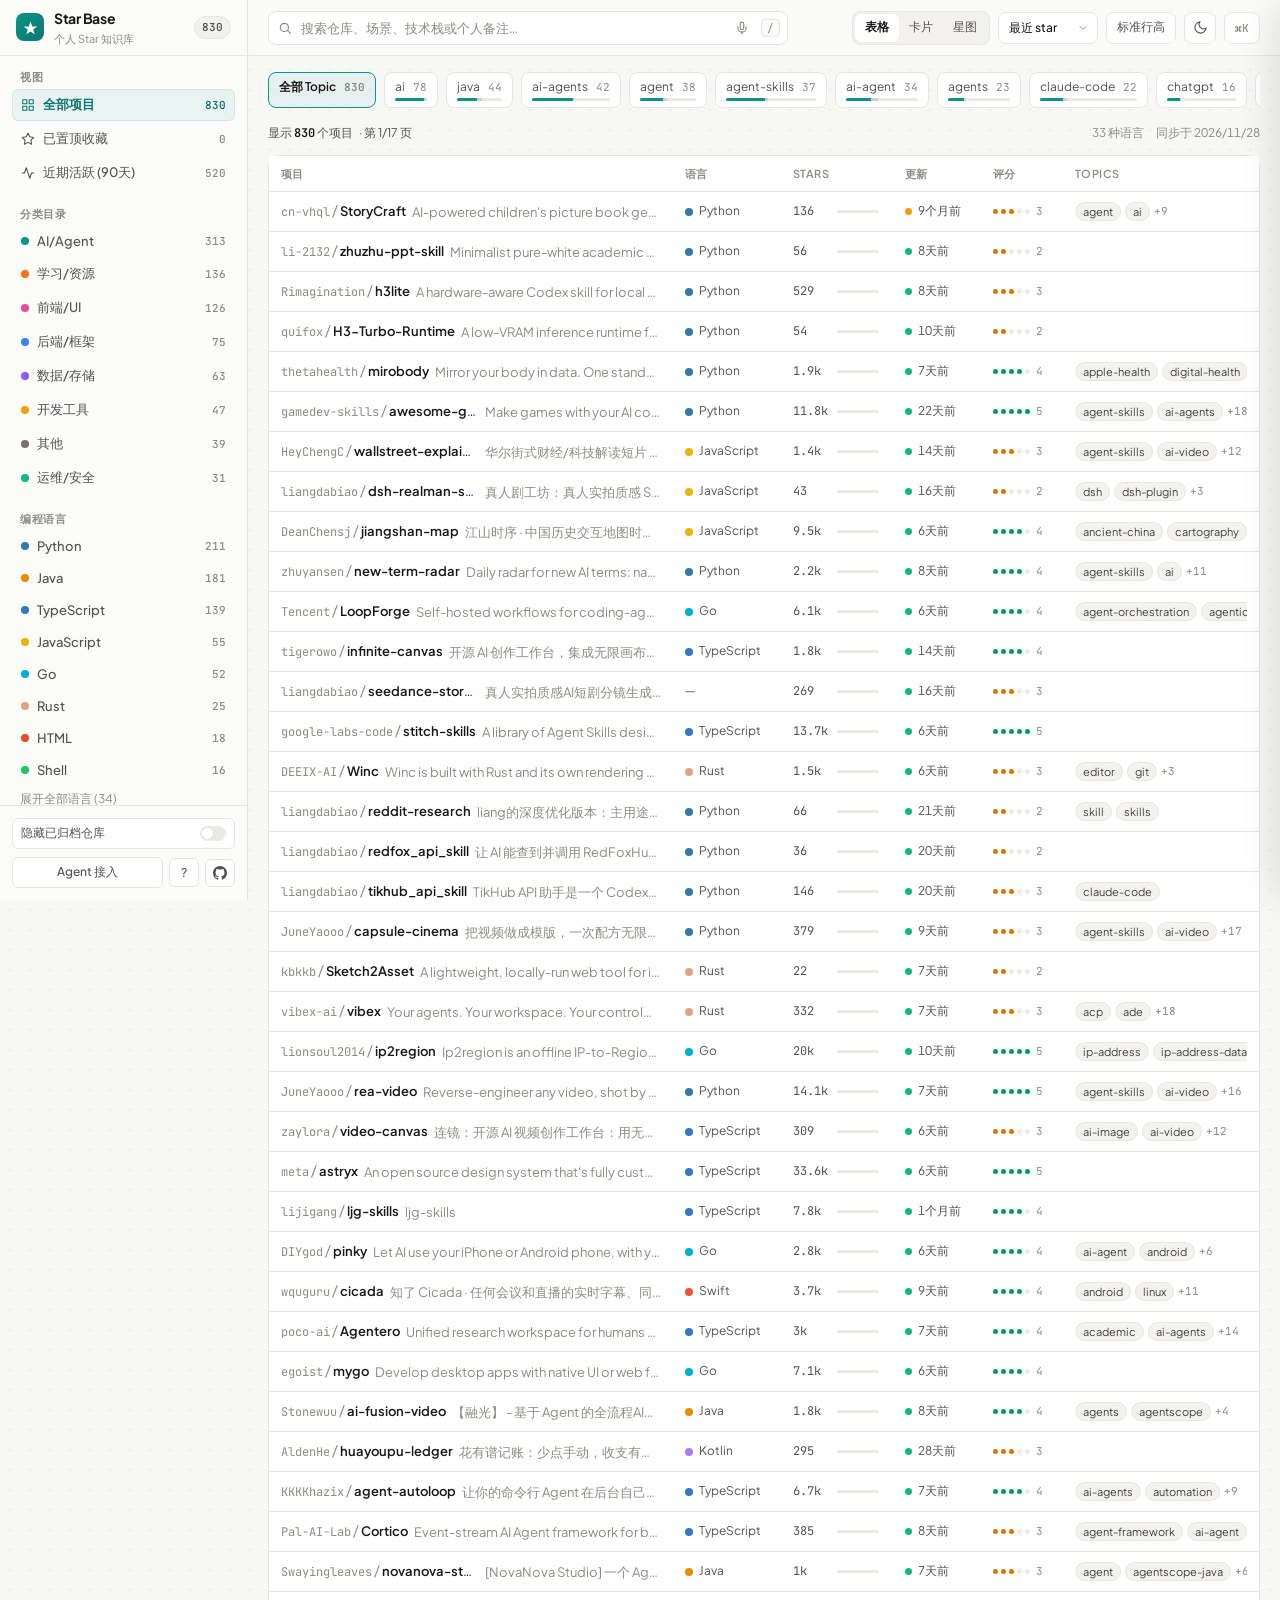
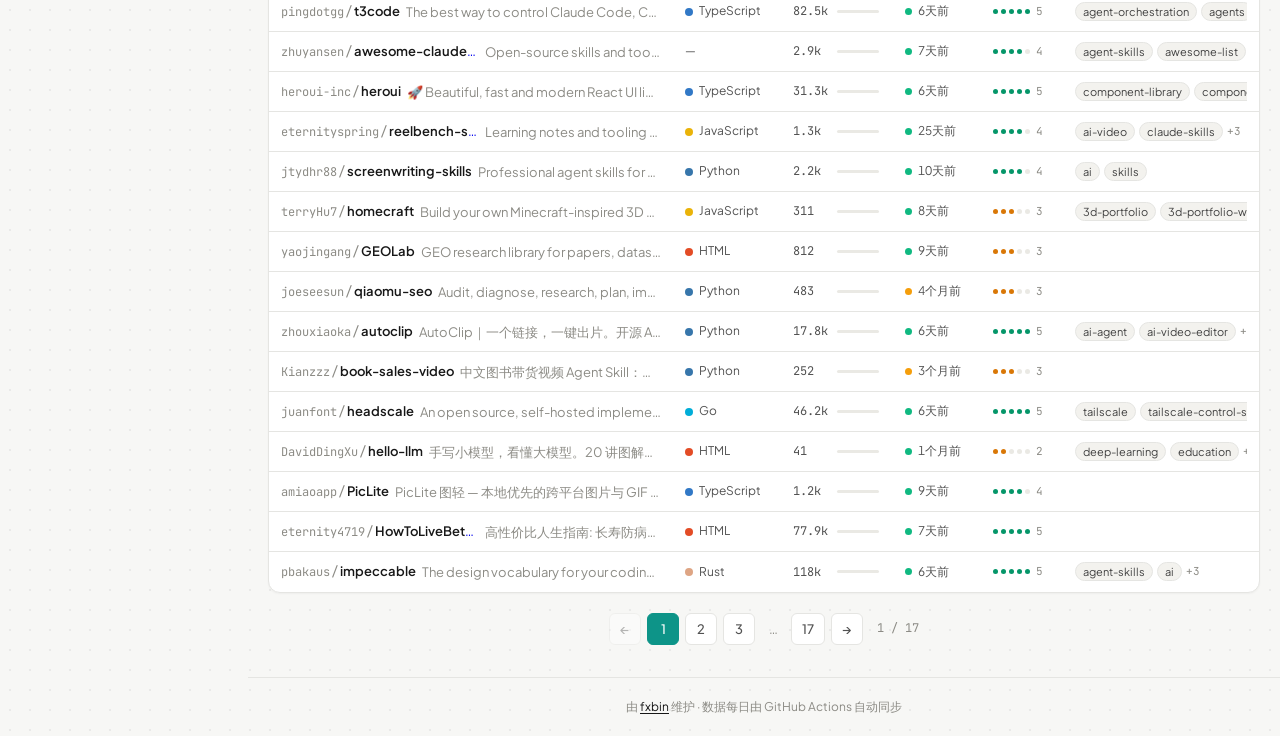
<file: index.html>
<!DOCTYPE html>
<html lang="zh-CN" data-theme="light" data-density="standard">
<head>
    <meta charset="UTF-8">
    <meta name="viewport" content="width=device-width, initial-scale=1.0">
    <meta http-equiv="Cache-Control" content="no-cache, no-store, must-revalidate">
    <meta http-equiv="Pragma" content="no-cache">
    <meta http-equiv="Expires" content="0">
    <title>Star Knowledge Base</title>
    <link rel="preconnect" href="https://fonts.googleapis.com">
    <link rel="preconnect" href="https://fonts.gstatic.com" crossorigin>
    <link href="https://fonts.googleapis.com/css2?family=JetBrains+Mono:wght@400;500;600&family=Plus+Jakarta+Sans:wght@400;500;600;700&display=swap" rel="stylesheet">
    <script>
        (function () {
            try {
                var savedTheme = localStorage.getItem('skb_theme_v1');
                var prefersDark = window.matchMedia && window.matchMedia('(prefers-color-scheme: dark)').matches;
                var theme = savedTheme === 'dark' || savedTheme === 'light' ? savedTheme : (prefersDark ? 'dark' : 'light');
                document.documentElement.dataset.theme = theme;
                var savedDensity = localStorage.getItem('skb_density_v1');
                document.documentElement.dataset.density = savedDensity === 'compact' ? 'compact' : 'standard';
            } catch (e) {}
        })();
    </script>
    <link rel="stylesheet" href="./styles.css">
</head>
<body>
    <div class="app-shell">
        <div class="sidebar-backdrop" id="sidebarBackdrop"></div>

        <!-- 左侧目录侧边栏（DesignBookmark + Fabric 风格） -->
        <aside class="sidebar" id="sidebar" aria-label="知识库导航">
            <div class="sidebar-header">
                <div class="sidebar-brand">
                    <div class="brand-logo" aria-hidden="true">
                        <svg width="15" height="15" viewBox="0 0 24 24" fill="currentColor"><path d="M12 2.5l2.7 7.7 8.1.1-6.5 4.8 2.4 7.7L12 18.3 5.3 22.8l2.4-7.7-6.5-4.8 8.1-.1z"/></svg>
                    </div>
                    <div class="brand-text">
                        <div class="brand-title">Star Base</div>
                        <div class="brand-sub">个人 Star 知识库</div>
                    </div>
                </div>
                <span class="sidebar-total-pill" id="totalCount">-</span>
            </div>

            <div class="sidebar-scroll">
                <section>
                    <div class="sidebar-section-title">视图</div>
                    <div class="sidebar-nav-list">
                        <button type="button" class="sidebar-item active" id="navAllBtn">
                            <span class="sidebar-item-left">
                                <svg width="14" height="14" viewBox="0 0 24 24" fill="none" stroke="currentColor" stroke-width="1.8" stroke-linecap="round" stroke-linejoin="round"><rect x="3" y="3" width="7" height="7"></rect><rect x="14" y="3" width="7" height="7"></rect><rect x="14" y="14" width="7" height="7"></rect><rect x="3" y="14" width="7" height="7"></rect></svg>
                                <span class="sidebar-item-label">全部项目</span>
                            </span>
                            <span class="sidebar-item-count" id="navAllCount">0</span>
                        </button>
                        <button type="button" class="sidebar-item" id="navPinnedBtn">
                            <span class="sidebar-item-left">
                                <svg width="14" height="14" viewBox="0 0 24 24" fill="none" stroke="currentColor" stroke-width="1.8" stroke-linecap="round" stroke-linejoin="round"><polygon points="12 2 15.09 8.26 22 9.27 17 14.14 18.18 21.02 12 17.77 5.82 21.02 7 14.14 2 9.27 8.91 8.26 12 2"></polygon></svg>
                                <span class="sidebar-item-label">已置顶收藏</span>
                            </span>
                            <span class="sidebar-item-count" id="navPinnedCount">0</span>
                        </button>
                        <button type="button" class="sidebar-item" id="navRecentActiveBtn">
                            <span class="sidebar-item-left">
                                <svg width="14" height="14" viewBox="0 0 24 24" fill="none" stroke="currentColor" stroke-width="1.8" stroke-linecap="round" stroke-linejoin="round"><polyline points="22 12 18 12 15 21 9 3 6 12 2 12"></polyline></svg>
                                <span class="sidebar-item-label">近期活跃 (90天)</span>
                            </span>
                            <span class="sidebar-item-count" id="navRecentCount">0</span>
                        </button>
                    </div>
                </section>

                <section id="sidebarCategoriesSection" style="display:none;">
                    <div class="sidebar-section-title">分类目录</div>
                    <div class="sidebar-nav-list" id="sidebarCategoriesList"></div>
                </section>

                <section>
                    <div class="sidebar-section-title">编程语言</div>
                    <div class="sidebar-nav-list" id="sidebarLanguagesList"></div>
                    <button type="button" class="sidebar-expand-btn" id="sidebarLangExpandBtn" style="display:none;"></button>
                </section>
            </div>

            <div class="sidebar-footer">
                <button type="button" class="sidebar-switch" id="hideArchivedBtn" style="display:none;" aria-pressed="false">
                    <span>隐藏已归档仓库</span>
                    <span class="switch-pill" aria-hidden="true"></span>
                </button>
                <div class="sidebar-links-row">
                    <button type="button" class="sidebar-tool-btn" id="accessButton" title="查看 Agent / MCP 接入方式">
                        Agent 接入
                    </button>
                    <button type="button" class="sidebar-tool-btn icon-square" id="shortcutsButton" title="快捷键速查 (?)" aria-label="快捷键速查">
                        ?
                    </button>
                    <a class="sidebar-tool-btn icon-square" id="repoLink" href="https://github.com/fxbin/star-knowledge-base" target="_blank" rel="noopener" title="查看项目源码" aria-label="GitHub 仓库">
                        <svg width="14" height="14" viewBox="0 0 16 16" fill="currentColor" aria-hidden="true"><path d="M8 0C3.58 0 0 3.58 0 8c0 3.54 2.29 6.53 5.47 7.59.4.07.55-.17.55-.38 0-.19-.01-.82-.01-1.49-2.01.37-2.53-.49-2.69-.94-.09-.23-.48-.94-.82-1.13-.28-.15-.68-.52-.01-.53.63-.01 1.08.58 1.23.82.72 1.21 1.87.87 2.33.66.07-.52.28-.87.51-1.07-1.78-.2-3.64-.89-3.64-3.95 0-.87.31-1.59.82-2.15-.08-.2-.36-1.02.08-2.12 0 0 .67-.21 2.2.82.64-.18 1.32-.27 2-.27.68 0 1.36.09 2 .27 1.53-1.04 2.2-.82 2.2-.82.44 1.1.16 1.92.08 2.12.51.56.82 1.27.82 2.15 0 3.07-1.87 3.75-3.65 3.95.29.25.54.73.54 1.48 0 1.07-.01 1.93-.01 2.2 0 .21.15.46.55.38A8.012 8.012 0 0 0 16 8c0-4.42-3.58-8-8-8z"></path></svg>
                    </a>
                </div>
            </div>
        </aside>

        <!-- 右侧主工作区 -->
        <div class="workspace">
            <!-- 粘性顶部命令栏 -->
            <header class="topbar">
                <button type="button" class="sidebar-toggle-btn" id="sidebarToggleBtn" aria-label="打开导航菜单">
                    <svg width="16" height="16" viewBox="0 0 24 24" fill="none" stroke="currentColor" stroke-width="2" stroke-linecap="round"><line x1="3" y1="6" x2="21" y2="6"></line><line x1="3" y1="12" x2="21" y2="12"></line><line x1="3" y1="18" x2="21" y2="18"></line></svg>
                </button>

                <div class="search-input-wrapper">
                    <span class="search-icon" aria-hidden="true">
                        <svg width="14" height="14" viewBox="0 0 24 24" fill="none" stroke="currentColor" stroke-width="2" stroke-linecap="round"><circle cx="11" cy="11" r="7"></circle><line x1="16.5" y1="16.5" x2="21" y2="21"></line></svg>
                    </span>
                    <input
                        type="text"
                        id="searchInput"
                        class="search-input"
                        placeholder="搜索仓库、场景、技术栈或个人备注…"
                        autocomplete="off"
                    >
                    <button type="button" class="search-clear-btn" id="searchClearBtn" aria-label="清除搜索">×</button>
                    <button type="button" class="voice-btn" id="voiceBtn" title="语音搜索" aria-label="语音搜索" style="display:none;">
                        <svg width="14" height="14" viewBox="0 0 24 24" fill="none" stroke="currentColor" stroke-width="2" stroke-linecap="round" stroke-linejoin="round"><path d="M12 2a3 3 0 0 0-3 3v7a3 3 0 0 0 6 0V5a3 3 0 0 0-3-3z"></path><path d="M19 10v2a7 7 0 0 1-14 0v-2"></path><line x1="12" y1="19" x2="12" y2="22"></line></svg>
                    </button>
                    <span class="search-kbd" aria-hidden="true">/</span>
                </div>

                <div class="topbar-controls">
                    <div class="view-toggle" role="group" aria-label="视图切换">
                        <button type="button" class="view-toggle-btn active" id="viewTableBtn" title="高密度表格视图">表格</button>
                        <button type="button" class="view-toggle-btn" id="viewCardsBtn" title="卡片画廊视图">卡片</button>
                        <button type="button" class="view-toggle-btn" id="viewZoomBtn" title="语义星图视图">星图</button>
                    </div>

                    <select id="sortSelect" class="filter-select" aria-label="排序方式">
                        <option value="starred_at:desc">最近 star</option>
                        <option value="relevance:desc">匹配相关度</option>
                        <option value="stargazers_count:desc">Star 数</option>
                        <option value="pushed_at:desc">最近更新</option>
                        <option value="quality_score:desc">质量评分</option>
                        <option value="full_name:asc">名称 A-Z</option>
                    </select>

                    <button type="button" class="topbar-btn" id="densityToggleBtn" title="切换表格密度（标准 / 紧凑）">
                        标准行高
                    </button>

                    <button type="button" class="topbar-btn icon-only" id="themeToggleBtn" title="切换深浅色主题" aria-label="切换主题">
                        <svg width="15" height="15" viewBox="0 0 24 24" fill="none" stroke="currentColor" stroke-width="1.8" stroke-linecap="round" stroke-linejoin="round"><path d="M21 12.79A9 9 0 1 1 11.21 3 7 7 0 0 0 21 12.79z"></path></svg>
                    </button>

                    <button type="button" class="topbar-btn" id="paletteTriggerBtn" title="打开命令面板 (⌘K / Ctrl+K)">
                        <span class="kbd-inline">⌘K</span>
                    </button>
                </div>
            </header>

            <main class="main-stage">
                <!-- 自上次访问以来的变化 -->
                <div class="whats-new" id="whatsNew" style="display:none;">
                    <svg class="whats-new-icon" viewBox="0 0 24 24" fill="none" stroke="currentColor" stroke-width="2" stroke-linecap="round" stroke-linejoin="round" aria-hidden="true"><path d="M13 2L3 14h9l-1 8 10-12h-9l1-8z"></path></svg>
                    <div class="whats-new-body" id="whatsNewBody"></div>
                    <button class="whats-new-dismiss" id="whatsNewDismiss" type="button" aria-label="关闭">
                        <svg width="12" height="12" viewBox="0 0 24 24" fill="none" stroke="currentColor" stroke-width="2.5" stroke-linecap="round"><line x1="6" y1="6" x2="18" y2="18"></line><line x1="18" y1="6" x2="6" y2="18"></line></svg>
                    </button>
                </div>

                <!-- 已激活筛选条件条 -->
                <div class="active-filters-bar" id="activeFiltersBar" aria-label="当前筛选条件"></div>

                <!-- Topic 分面条 -->
                <nav class="facet-nav" id="facetNav" aria-label="按 topic 筛选"></nav>

                <!-- 统计元信息行 -->
                <div class="stage-meta-bar">
                    <div class="stage-meta-left">
                        <span>显示 <span class="stats-count" id="statsCount">0</span> 个项目</span>
                        <span id="pageInfo"></span>
                    </div>
                    <div class="stage-meta-right">
                        <span><span id="langCount">-</span> 种语言</span>
                        <span>同步于 <span id="updateTime">-</span></span>
                    </div>
                </div>

                <!-- 视图 3：星图画布 -->
                <div class="zoom-container" id="zoomContainer">
                    <div class="zoom-toolbar">
                        <div class="zoom-mode-switch" role="group" aria-label="聚类维度">
                            <button type="button" class="zoom-mode-btn active" id="zoomModeCategoryBtn">按分类</button>
                            <button type="button" class="zoom-mode-btn" id="zoomModeLangBtn">按语言</button>
                        </div>
                        <span class="zoom-badge" id="zoomStatsBadge">0 项目</span>
                        <span class="zoom-badge" id="zoomScaleBadge">100%</span>
                    </div>
                    <canvas class="zoom-canvas" id="zoomCanvas"></canvas>
                    <div class="zoom-empty" id="zoomEmpty">当前筛选条件下没有可展示的项目</div>
                    <div class="zoom-tooltip" id="zoomTooltip"></div>
                    <div class="zoom-controls">
                        <button class="zoom-ctrl-btn" id="zoomInBtn" type="button" title="放大">+</button>
                        <button class="zoom-ctrl-btn" id="zoomOutBtn" type="button" title="缩小">−</button>
                        <button class="zoom-ctrl-btn" id="zoomResetBtn" type="button" title="重置" style="font-size:0.75rem;">↻</button>
                    </div>
                </div>

                <!-- 视图 2：卡片画廊（DesignBookmark / Refero 风格） -->
                <div class="cards-grid" id="cardsGrid"></div>

                <!-- 视图 1：高密度工作台表格（Dub / Linear 风格） -->
                <div class="table-wrap" id="tableWrap">
                    <table class="repo-table">
                        <thead>
                            <tr>
                                <th class="col-name sortable" data-sort="full_name">项目<span class="sort-slot"></span></th>
                                <th class="col-lang">语言</th>
                                <th class="col-stars sortable" data-sort="stargazers_count">Stars<span class="sort-slot"></span></th>
                                <th class="col-updated sortable" data-sort="pushed_at">更新<span class="sort-slot"></span></th>
                                <th class="col-score sortable" data-sort="quality_score">评分<span class="sort-slot"></span></th>
                                <th class="col-topics">Topics</th>
                            </tr>
                        </thead>
                        <tbody id="results"></tbody>
                    </table>
                </div>

                <div id="status" class="status"></div>
                <div id="pagination" class="pagination" style="display: none;"></div>
            </main>

            <footer class="footer">
                <p>由 <a id="footerAuthorLink" href="https://github.com/fxbin" target="_blank" rel="noopener">fxbin</a> 维护 · 数据每日由 GitHub Actions 自动同步</p>
            </footer>
        </div>
    </div>

    <!-- 右侧滑出式项目检视抽屉（Fabric 风格） -->
    <div class="drawer-backdrop" id="drawerBackdrop"></div>
    <aside class="detail-drawer" id="detailDrawer" role="complementary" aria-label="项目详情"></aside>

    <!-- Agent 接入说明 Modal -->
    <div class="modal-overlay" id="accessModal">
        <div class="modal" role="dialog" aria-modal="true" aria-labelledby="accessModalTitle">
            <div class="modal-header">
                <div class="modal-title" id="accessModalTitle">Agent 接入说明</div>
                <button class="modal-close" id="modalClose" type="button" aria-label="关闭">×</button>
            </div>
            <div class="modal-body">
                <p class="modal-desc">
                    本地 Agent 通过 <code>MCP Server</code> 读取当前知识库 JSON，配合 <code>star-first-habit</code> Skill 实现“查库优先于 Google”。
                </p>
                <div class="modal-section-title">1. MCP Server 配置（零摩擦，无需额外 LLM Key）</div>
                <div class="code-block-wrapper">
                    <button class="copy-button" type="button" data-copy-target="mcp-config">复制</button>
                    <pre class="code-block" id="mcp-config"></pre>
                </div>
                <div class="modal-section-title">2. 安装 Agent Skill（支持 Claude Code / Cursor / Trae / Codex 等）</div>
                <div class="code-block-wrapper">
                    <button class="copy-button" type="button" data-copy-target="skill-cmd">复制</button>
                    <pre class="code-block" id="skill-cmd">npx skills add fxbin/star-knowledge-base --skill star-first-habit</pre>
                </div>
            </div>
        </div>
    </div>

    <!-- 快捷键速查 Modal -->
    <div class="modal-overlay" id="shortcutsModal">
        <div class="modal" role="dialog" aria-modal="true" aria-labelledby="shortcutsModalTitle">
            <div class="modal-header">
                <div class="modal-title" id="shortcutsModalTitle">键盘快捷键</div>
                <button class="modal-close" id="shortcutsClose" type="button" aria-label="关闭">×</button>
            </div>
            <div class="modal-body">
                <div class="shortcuts-grid">
                    <div class="shortcut-row"><span class="shortcut-desc">聚焦搜索框</span><span class="shortcut-keys"><kbd class="keycap">/</kbd></span></div>
                    <div class="shortcut-row"><span class="shortcut-desc">命令面板</span><span class="shortcut-keys"><kbd class="keycap">⌘</kbd><kbd class="keycap">K</kbd></span></div>
                    <div class="shortcut-row"><span class="shortcut-desc">上 / 下选择项目</span><span class="shortcut-keys"><kbd class="keycap">k</kbd><kbd class="keycap">j</kbd></span></div>
                    <div class="shortcut-row"><span class="shortcut-desc">打开 / 关闭详情抽屉</span><span class="shortcut-keys"><kbd class="keycap">Enter</kbd><kbd class="keycap">Space</kbd></span></div>
                    <div class="shortcut-row"><span class="shortcut-desc">在 GitHub 打开选中项</span><span class="shortcut-keys"><kbd class="keycap">o</kbd></span></div>
                    <div class="shortcut-row"><span class="shortcut-desc">复制 git clone 命令</span><span class="shortcut-keys"><kbd class="keycap">c</kbd></span></div>
                    <div class="shortcut-row"><span class="shortcut-desc">置顶 / 取消置顶选中项</span><span class="shortcut-keys"><kbd class="keycap">p</kbd></span></div>
                    <div class="shortcut-row"><span class="shortcut-desc">上 / 下一页</span><span class="shortcut-keys"><kbd class="keycap">←</kbd><kbd class="keycap">→</kbd></span></div>
                    <div class="shortcut-row"><span class="shortcut-desc">逐级关闭浮层 / 抽屉</span><span class="shortcut-keys"><kbd class="keycap">Esc</kbd></span></div>
                    <div class="shortcut-row"><span class="shortcut-desc">打开本速查表</span><span class="shortcut-keys"><kbd class="keycap">?</kbd></span></div>
                </div>
            </div>
        </div>
    </div>

    <!-- 命令面板（⌘K / Ctrl+K） -->
    <div class="palette-overlay" id="paletteOverlay">
        <div class="palette" role="dialog" aria-modal="true" aria-label="命令面板">
            <input
                type="text"
                id="paletteInput"
                class="palette-input"
                placeholder="输入命令或搜索项目…"
                autocomplete="off"
            >
            <div class="palette-list" id="paletteList"></div>
        </div>
    </div>

    <input type="file" id="notesImportInput" accept=".json,application/json" style="display:none;">
    <div class="toast-container" id="toastContainer" aria-live="polite"></div>

    <script src="./app.js" defer></script>
</body>
</html>
</file>
<file: styles.css>
/* ========== Star Knowledge Base: Editorial Technical Workbench ========== */

:root,
[data-theme="light"] {
    /* 画布与表面：温润纸感底色 + 洁净卡片白 */
    --color-bg: #f7f7f5;
    --color-dot-grid: rgba(23, 23, 23, 0.06);
    --color-surface: #fbfbfa;
    --color-card: #ffffff;
    --color-topbar-bg: rgba(251, 251, 250, 0.85);
    --color-interactive-bg: #f2f1ed;
    --color-hover-row: #f7f6f2;
    --color-selected-bg: rgba(13, 148, 136, 0.07);

    /* 边框：1px 极细发丝线 */
    --color-border: #e5e5e2;
    --color-border-strong: #d0d0ca;
    --color-top-sheen: rgba(255, 255, 255, 0.7);

    /* 排版墨色 */
    --color-text: #171717;
    --color-text-secondary: #525252;
    --color-text-muted: #8c8b85;

    /* 品牌与交互点缀 */
    --color-accent: #0d9488;
    --color-accent-hover: #0f766e;
    --color-accent-soft: rgba(13, 148, 136, 0.1);
    --color-interactive: #171717;
    --color-focus-ring: rgba(13, 148, 136, 0.22);

    /* 链接与高亮 */
    --color-link: #171717;
    --color-link-hover: #0d9488;
    --color-highlight-bg: #fef08a;
    --color-highlight-text: #171717;

    /* 摘要 callout */
    --color-summary-bg: #f5f4f0;
    --color-summary-border: #0d9488;

    /* 语义色 */
    --color-success: #059669;
    --color-success-bg: rgba(5, 150, 105, 0.1);
    --color-warning: #d97706;
    --color-warning-bg: rgba(217, 119, 6, 0.11);
    --color-danger: #dc2626;
    --color-danger-bg: rgba(220, 38, 38, 0.09);

    /* 评分与活跃度 */
    --color-score-high: #059669;
    --color-score-mid: #d97706;
    --color-score-low: #dc2626;
    --color-fresh: #10b981;
    --color-warm: #f59e0b;
    --color-stale: #a1a1aa;

    /* Tag 与微图形 */
    --color-tag-bg: #f3f2ee;
    --color-tag-text: #404040;
    --color-meter-track: #eae9e4;
    --color-meter-fill: #737373;

    /* 阴影 */
    --shadow-xs: 0 1px 2px rgba(0, 0, 0, 0.04);
    --shadow-sm: 0 2px 6px -1px rgba(0, 0, 0, 0.06), 0 1px 2px -1px rgba(0, 0, 0, 0.04);
    --shadow-md: 0 10px 24px -6px rgba(0, 0, 0, 0.09), 0 4px 8px -4px rgba(0, 0, 0, 0.05);
    --shadow-lg: 0 20px 44px -12px rgba(0, 0, 0, 0.16), 0 4px 12px -4px rgba(0, 0, 0, 0.08);
    --shadow-drawer: -12px 0 36px -8px rgba(0, 0, 0, 0.12);

    /* 遮罩 */
    --color-backdrop: rgba(23, 23, 23, 0.36);

    /* 圆角与间距 */
    --radius-xs: 4px;
    --radius-sm: 6px;
    --radius-md: 8px;
    --radius-lg: 12px;
    --radius-pill: 999px;

    --space-1: 4px;
    --space-2: 8px;
    --space-3: 12px;
    --space-4: 16px;
    --space-5: 20px;
    --space-6: 24px;
    --space-8: 32px;

    --sidebar-width: 248px;
    --topbar-height: 56px;
    --drawer-width: 440px;

    --font-sans: "Plus Jakarta Sans", -apple-system, BlinkMacSystemFont, "Segoe UI", "PingFang SC",
        "Hiragino Sans GB", "Microsoft YaHei", "Helvetica Neue", Helvetica, Arial, sans-serif;
    --font-mono: "JetBrains Mono", "SF Mono", Monaco, "Cascadia Code", "Roboto Mono", Consolas, monospace;

    --transition-fast: 120ms cubic-bezier(0.2, 0.8, 0.2, 1);
    --transition: 160ms cubic-bezier(0.2, 0.8, 0.2, 1);
    --transition-glint: 80ms cubic-bezier(0.4, 0, 0.2, 1);
}

[data-theme="dark"] {
    --color-bg: #0b0d11;
    --color-dot-grid: rgba(255, 255, 255, 0.055);
    --color-surface: #101318;
    --color-card: #141820;
    --color-topbar-bg: rgba(16, 19, 24, 0.84);
    --color-interactive-bg: #1c212b;
    --color-hover-row: #181c24;
    --color-selected-bg: rgba(45, 212, 191, 0.09);

    --color-border: rgba(255, 255, 255, 0.085);
    --color-border-strong: rgba(255, 255, 255, 0.16);
    --color-top-sheen: rgba(255, 255, 255, 0.05);

    --color-text: #f4f4f5;
    --color-text-secondary: #a1a1aa;
    --color-text-muted: #71717a;

    --color-accent: #2dd4bf;
    --color-accent-hover: #14b8a6;
    --color-accent-soft: rgba(45, 212, 191, 0.12);
    --color-interactive: #f4f4f5;
    --color-focus-ring: rgba(45, 212, 191, 0.25);

    --color-link: #f4f4f5;
    --color-link-hover: #2dd4bf;
    --color-highlight-bg: rgba(251, 191, 36, 0.26);
    --color-highlight-text: #fef3c7;

    --color-summary-bg: #181c25;
    --color-summary-border: #2dd4bf;

    --color-success: #34d399;
    --color-success-bg: rgba(52, 211, 153, 0.14);
    --color-warning: #fbbf24;
    --color-warning-bg: rgba(251, 191, 36, 0.14);
    --color-danger: #f87171;
    --color-danger-bg: rgba(248, 113, 113, 0.14);

    --color-score-high: #34d399;
    --color-score-mid: #fbbf24;
    --color-score-low: #f87171;
    --color-fresh: #34d399;
    --color-warm: #fbbf24;
    --color-stale: #52525b;

    --color-tag-bg: #1b2029;
    --color-tag-text: #d4d4d8;
    --color-meter-track: #242934;
    --color-meter-fill: #a1a1aa;

    --shadow-xs: 0 1px 2px rgba(0, 0, 0, 0.35);
    --shadow-sm: 0 2px 8px rgba(0, 0, 0, 0.42);
    --shadow-md: 0 12px 28px rgba(0, 0, 0, 0.52);
    --shadow-lg: 0 24px 56px rgba(0, 0, 0, 0.65);
    --shadow-drawer: -12px 0 40px rgba(0, 0, 0, 0.55);

    --color-backdrop: rgba(0, 0, 0, 0.6);
}

:root,
[data-density="standard"] {
    --row-height: 40px;
    --row-font-size: 13px;
}

[data-density="compact"] {
    --row-height: 30px;
    --row-font-size: 12.5px;
}

/* ========== 基础重置 ========== */
*, *::before, *::after {
    box-sizing: border-box;
    margin: 0;
    padding: 0;
}

html {
    font-size: 16px;
    scroll-behavior: smooth;
    color-scheme: light;
}

[data-theme="dark"] {
    color-scheme: dark;
}

body {
    font-family: var(--font-sans);
    font-size: 0.875rem;
    line-height: 1.55;
    color: var(--color-text);
    background-color: var(--color-bg);
    background-image: radial-gradient(var(--color-dot-grid) 1px, transparent 1px);
    background-size: 20px 20px;
    -webkit-font-smoothing: antialiased;
    -moz-osx-font-smoothing: grayscale;
}

button, input, select, textarea {
    font-family: inherit;
}

/* ========== 两栏工作台布局 ========== */
.app-shell {
    display: flex;
    min-height: 100vh;
}

.sidebar-backdrop {
    position: fixed;
    inset: 0;
    background-color: var(--color-backdrop);
    opacity: 0;
    pointer-events: none;
    z-index: 55;
    transition: opacity var(--transition);
}

.sidebar-backdrop.active {
    opacity: 1;
    pointer-events: auto;
}

.sidebar {
    width: var(--sidebar-width);
    flex-shrink: 0;
    position: sticky;
    top: 0;
    height: 100vh;
    background-color: var(--color-surface);
    border-right: 1px solid var(--color-border);
    display: flex;
    flex-direction: column;
    z-index: 60;
}

.sidebar-header {
    height: var(--topbar-height);
    padding: 0 var(--space-4);
    border-bottom: 1px solid var(--color-border);
    display: flex;
    align-items: center;
    justify-content: space-between;
    gap: var(--space-2);
    flex-shrink: 0;
}

.sidebar-brand {
    display: flex;
    align-items: center;
    gap: 10px;
    min-width: 0;
}

.brand-logo {
    width: 28px;
    height: 28px;
    border-radius: var(--radius-md);
    background: linear-gradient(135deg, var(--color-accent), var(--color-accent-hover));
    color: #ffffff;
    display: flex;
    align-items: center;
    justify-content: center;
    flex-shrink: 0;
    box-shadow: var(--shadow-xs);
}

[data-theme="dark"] .brand-logo {
    color: #0b0d11;
}

.brand-text {
    min-width: 0;
}

.brand-title {
    font-size: 0.875rem;
    font-weight: 700;
    letter-spacing: -0.02em;
    color: var(--color-text);
    white-space: nowrap;
    overflow: hidden;
    text-overflow: ellipsis;
}

.brand-sub {
    font-size: 0.6875rem;
    color: var(--color-text-muted);
    white-space: nowrap;
}

.sidebar-total-pill {
    font-family: var(--font-mono);
    font-size: 0.6875rem;
    font-weight: 600;
    padding: 2px 7px;
    border-radius: var(--radius-pill);
    background-color: var(--color-interactive-bg);
    border: 1px solid var(--color-border);
    color: var(--color-text-secondary);
    font-variant-numeric: tabular-nums;
    flex-shrink: 0;
}

.sidebar-scroll {
    flex: 1;
    overflow-y: auto;
    padding: var(--space-3);
    display: flex;
    flex-direction: column;
    gap: var(--space-4);
}

.sidebar-section-title {
    font-size: 0.6875rem;
    font-weight: 600;
    text-transform: uppercase;
    letter-spacing: 0.06em;
    color: var(--color-text-muted);
    padding: 0 var(--space-2) var(--space-1);
}

.sidebar-nav-list {
    display: flex;
    flex-direction: column;
    gap: 2px;
}

.sidebar-item {
    width: 100%;
    display: flex;
    align-items: center;
    justify-content: space-between;
    gap: var(--space-2);
    padding: 6px 8px;
    border: 1px solid transparent;
    border-radius: var(--radius-sm);
    background: transparent;
    color: var(--color-text-secondary);
    font-size: 0.8125rem;
    font-weight: 500;
    cursor: pointer;
    text-align: left;
    transition: background-color var(--transition-fast), color var(--transition-fast), border-color var(--transition-fast);
}

.sidebar-item:hover {
    background-color: var(--color-interactive-bg);
    color: var(--color-text);
}

.sidebar-item.active {
    background-color: var(--color-selected-bg);
    color: var(--color-accent-hover);
    border-color: var(--color-accent-soft);
    font-weight: 600;
}

[data-theme="dark"] .sidebar-item.active {
    color: var(--color-accent);
}

.sidebar-item-left {
    display: flex;
    align-items: center;
    gap: 8px;
    min-width: 0;
}

.sidebar-item-label {
    overflow: hidden;
    text-overflow: ellipsis;
    white-space: nowrap;
}

.sidebar-item-count {
    font-family: var(--font-mono);
    font-size: 0.6875rem;
    color: var(--color-text-muted);
    font-variant-numeric: tabular-nums;
    flex-shrink: 0;
}

.sidebar-item.active .sidebar-item-count {
    color: inherit;
}

.sidebar-expand-btn {
    margin-top: 2px;
    width: 100%;
    padding: 4px 8px;
    border: none;
    background: none;
    color: var(--color-text-muted);
    font-size: 0.75rem;
    text-align: left;
    cursor: pointer;
    border-radius: var(--radius-sm);
    transition: color var(--transition-fast), background-color var(--transition-fast);
}

.sidebar-expand-btn:hover {
    color: var(--color-text);
    background-color: var(--color-interactive-bg);
}

.sidebar-footer {
    padding: var(--space-3);
    border-top: 1px solid var(--color-border);
    display: flex;
    flex-direction: column;
    gap: var(--space-2);
    flex-shrink: 0;
}

.sidebar-switch {
    width: 100%;
    display: flex;
    align-items: center;
    justify-content: space-between;
    padding: 6px 8px;
    border: 1px solid var(--color-border);
    border-radius: var(--radius-sm);
    background-color: var(--color-card);
    color: var(--color-text-secondary);
    font-size: 0.75rem;
    font-weight: 500;
    cursor: pointer;
    transition: border-color var(--transition-fast), color var(--transition-fast), background-color var(--transition-fast);
}

.sidebar-switch:hover {
    border-color: var(--color-border-strong);
    color: var(--color-text);
}

.sidebar-switch.active {
    border-color: var(--color-accent);
    background-color: var(--color-selected-bg);
    color: var(--color-text);
}

.switch-pill {
    width: 26px;
    height: 15px;
    border-radius: var(--radius-pill);
    background-color: var(--color-meter-track);
    position: relative;
    transition: background-color var(--transition-fast);
}

.switch-pill::after {
    content: '';
    position: absolute;
    top: 2px;
    left: 2px;
    width: 11px;
    height: 11px;
    border-radius: 50%;
    background-color: var(--color-card);
    box-shadow: var(--shadow-xs);
    transition: transform var(--transition-fast);
}

.sidebar-switch.active .switch-pill {
    background-color: var(--color-accent);
}

.sidebar-switch.active .switch-pill::after {
    transform: translateX(11px);
}

.sidebar-links-row {
    display: flex;
    align-items: center;
    gap: 6px;
}

.sidebar-tool-btn {
    flex: 1;
    display: inline-flex;
    align-items: center;
    justify-content: center;
    gap: 4px;
    padding: 6px 8px;
    font-size: 0.75rem;
    font-weight: 500;
    border: 1px solid var(--color-border);
    border-radius: var(--radius-sm);
    background-color: var(--color-card);
    color: var(--color-text-secondary);
    text-decoration: none;
    cursor: pointer;
    transition: background-color var(--transition-fast), color var(--transition-fast), border-color var(--transition-fast);
    white-space: nowrap;
}

.sidebar-tool-btn:hover {
    background-color: var(--color-interactive-bg);
    color: var(--color-text);
    border-color: var(--color-border-strong);
}

.sidebar-tool-btn.icon-square {
    flex: 0 0 30px;
    padding: 6px 0;
}

/* ========== 右侧主工作区 ========== */
.workspace {
    flex: 1;
    min-width: 0;
    display: flex;
    flex-direction: column;
}

/* 顶部粘性命令栏 */
.topbar {
    position: sticky;
    top: 0;
    z-index: 30;
    height: var(--topbar-height);
    background-color: var(--color-topbar-bg);
    backdrop-filter: blur(12px);
    -webkit-backdrop-filter: blur(12px);
    border-bottom: 1px solid var(--color-border);
    padding: 0 var(--space-5);
    display: flex;
    align-items: center;
    gap: var(--space-3);
}

.sidebar-toggle-btn {
    display: none;
    width: 32px;
    height: 32px;
    align-items: center;
    justify-content: center;
    border: 1px solid var(--color-border);
    border-radius: var(--radius-sm);
    background-color: var(--color-card);
    color: var(--color-text-secondary);
    cursor: pointer;
    flex-shrink: 0;
}

.sidebar-toggle-btn:hover {
    color: var(--color-text);
    border-color: var(--color-border-strong);
}

.search-input-wrapper {
    flex: 1;
    min-width: 140px;
    max-width: 520px;
    position: relative;
}

.search-input {
    width: 100%;
    height: 34px;
    padding: 0 88px 0 32px;
    font-size: 0.8125rem;
    border: 1px solid var(--color-border);
    border-radius: var(--radius-md);
    background-color: var(--color-card);
    color: var(--color-text);
    outline: none;
    transition: border-color var(--transition-fast), box-shadow var(--transition-fast);
}

.search-input::placeholder {
    color: var(--color-text-muted);
}

.search-input:hover {
    border-color: var(--color-border-strong);
}

.search-input:focus {
    border-color: var(--color-accent);
    box-shadow: 0 0 0 3px var(--color-focus-ring);
}

.search-icon {
    position: absolute;
    left: 10px;
    top: 50%;
    transform: translateY(-50%);
    color: var(--color-text-muted);
    display: flex;
    pointer-events: none;
}

.search-clear-btn {
    position: absolute;
    right: 60px;
    top: 50%;
    transform: translateY(-50%);
    width: 20px;
    height: 20px;
    display: none;
    align-items: center;
    justify-content: center;
    border: none;
    border-radius: var(--radius-pill);
    background-color: var(--color-interactive-bg);
    color: var(--color-text-muted);
    font-size: 0.875rem;
    line-height: 1;
    cursor: pointer;
    transition: color var(--transition-fast), background-color var(--transition-fast);
}

.search-clear-btn.visible {
    display: flex;
}

.search-clear-btn:hover {
    color: var(--color-text);
    background-color: var(--color-border);
}

.voice-btn {
    position: absolute;
    right: 34px;
    top: 50%;
    transform: translateY(-50%);
    width: 24px;
    height: 24px;
    display: flex;
    align-items: center;
    justify-content: center;
    border: none;
    background: none;
    color: var(--color-text-muted);
    cursor: pointer;
    border-radius: var(--radius-xs);
    transition: color var(--transition-fast), background-color var(--transition-fast);
}

.voice-btn:hover {
    color: var(--color-text);
    background-color: var(--color-interactive-bg);
}

.voice-btn.listening {
    color: var(--color-danger);
    animation: voice-pulse 800ms ease-in-out infinite alternate;
}

@keyframes voice-pulse {
    to { opacity: 0.45; }
}

.search-kbd {
    position: absolute;
    right: 8px;
    top: 50%;
    transform: translateY(-50%);
    font-family: var(--font-mono);
    font-size: 0.6875rem;
    color: var(--color-text-muted);
    border: 1px solid var(--color-border);
    border-radius: var(--radius-xs);
    padding: 0 5px;
    line-height: 1.5;
    background-color: var(--color-surface);
    pointer-events: none;
}

.topbar-controls {
    margin-left: auto;
    display: flex;
    align-items: center;
    gap: var(--space-2);
    flex-shrink: 0;
}

.view-toggle {
    display: inline-flex;
    padding: 2px;
    border: 1px solid var(--color-border);
    border-radius: var(--radius-md);
    background-color: var(--color-interactive-bg);
}

.view-toggle-btn {
    height: 28px;
    padding: 0 10px;
    font-size: 0.75rem;
    font-weight: 500;
    border: none;
    border-radius: var(--radius-sm);
    background: transparent;
    color: var(--color-text-secondary);
    cursor: pointer;
    display: inline-flex;
    align-items: center;
    gap: 5px;
    transition: background-color var(--transition-fast), color var(--transition-fast), box-shadow var(--transition-fast);
    white-space: nowrap;
}

.view-toggle-btn:hover {
    color: var(--color-text);
}

.view-toggle-btn.active {
    background-color: var(--color-card);
    color: var(--color-text);
    font-weight: 600;
    box-shadow: var(--shadow-xs);
}

.filter-select {
    height: 32px;
    padding: 0 28px 0 10px;
    font-size: 0.75rem;
    font-weight: 500;
    border: 1px solid var(--color-border);
    border-radius: var(--radius-md);
    background-color: var(--color-card);
    color: var(--color-text);
    cursor: pointer;
    outline: none;
    appearance: none;
    -webkit-appearance: none;
    background-image: url("data:image/svg+xml,%3Csvg xmlns='http://www.w3.org/2000/svg' width='12' height='12' viewBox='0 0 24 24' fill='none' stroke='%238c8b85' stroke-width='2' stroke-linecap='round' stroke-linejoin='round'%3E%3Cpolyline points='6 9 12 15 18 9'%3E%3C/polyline%3E%3C/svg%3E");
    background-repeat: no-repeat;
    background-position: right 8px center;
    transition: border-color var(--transition-fast);
}

.filter-select:hover {
    border-color: var(--color-border-strong);
}

.filter-select:focus {
    border-color: var(--color-accent);
    box-shadow: 0 0 0 2px var(--color-focus-ring);
}

.topbar-btn {
    height: 32px;
    padding: 0 10px;
    font-size: 0.75rem;
    font-weight: 500;
    border: 1px solid var(--color-border);
    border-radius: var(--radius-md);
    background-color: var(--color-card);
    color: var(--color-text-secondary);
    cursor: pointer;
    display: inline-flex;
    align-items: center;
    gap: 5px;
    white-space: nowrap;
    transition: border-color var(--transition-fast), color var(--transition-fast), background-color var(--transition-fast);
}

.topbar-btn:hover {
    border-color: var(--color-border-strong);
    color: var(--color-text);
    background-color: var(--color-interactive-bg);
}

.topbar-btn.icon-only {
    width: 32px;
    padding: 0;
    justify-content: center;
}

.kbd-inline {
    font-family: var(--font-mono);
    font-size: 0.6875rem;
    color: var(--color-text-muted);
}

/* ========== 主内容舞台 ========== */
.main-stage {
    flex: 1;
    width: 100%;
    max-width: 1240px;
    margin: 0 auto;
    padding: var(--space-4) var(--space-5) var(--space-8);
    display: flex;
    flex-direction: column;
    gap: var(--space-3);
}

/* What's New 提醒条 */
.whats-new {
    background-color: var(--color-card);
    border: 1px solid var(--color-border);
    border-left: 3px solid var(--color-accent);
    border-radius: var(--radius-md);
    padding: 10px var(--space-4);
    display: flex;
    align-items: center;
    gap: var(--space-3);
    box-shadow: var(--shadow-xs);
}

.whats-new-icon {
    width: 18px;
    height: 18px;
    flex-shrink: 0;
    color: var(--color-accent);
}

.whats-new-body {
    flex: 1;
    font-size: 0.8125rem;
    color: var(--color-text-secondary);
    display: flex;
    align-items: center;
    flex-wrap: wrap;
    gap: var(--space-2) var(--space-4);
}

.whats-new-title {
    font-weight: 600;
    color: var(--color-text);
}

.whats-new-items {
    display: flex;
    flex-wrap: wrap;
    gap: var(--space-3);
}

.whats-new-link {
    background: none;
    border: none;
    padding: 0;
    font: inherit;
    color: var(--color-link);
    text-decoration: underline;
    text-underline-offset: 2px;
    cursor: pointer;
    display: inline-flex;
    align-items: baseline;
    gap: 4px;
}

.whats-new-link:hover {
    color: var(--color-link-hover);
}

.whats-new-item-value {
    font-family: var(--font-mono);
    font-weight: 600;
    font-variant-numeric: tabular-nums;
}

.whats-new-dismiss {
    width: 24px;
    height: 24px;
    display: flex;
    align-items: center;
    justify-content: center;
    border: none;
    background: none;
    color: var(--color-text-muted);
    cursor: pointer;
    border-radius: var(--radius-xs);
    flex-shrink: 0;
}

.whats-new-dismiss:hover {
    color: var(--color-text);
    background-color: var(--color-interactive-bg);
}

/* 已激活筛选条件条 */
.active-filters-bar {
    display: none;
    flex-wrap: wrap;
    align-items: center;
    gap: 6px;
}

.active-filters-bar.visible {
    display: flex;
}

.active-filter-chip {
    display: inline-flex;
    align-items: center;
    gap: 5px;
    padding: 3px 8px 3px 10px;
    font-size: 0.75rem;
    font-weight: 500;
    border-radius: var(--radius-pill);
    background-color: var(--color-selected-bg);
    border: 1px solid var(--color-accent-soft);
    color: var(--color-text);
}

.active-filter-remove {
    background: none;
    border: none;
    color: var(--color-text-muted);
    cursor: pointer;
    font-size: 0.875rem;
    line-height: 1;
    padding: 0 2px;
    border-radius: 50%;
}

.active-filter-remove:hover {
    color: var(--color-text);
}

.active-filters-reset {
    background: none;
    border: none;
    padding: 3px 8px;
    font-size: 0.75rem;
    font-weight: 500;
    color: var(--color-text-muted);
    cursor: pointer;
    border-radius: var(--radius-sm);
}

.active-filters-reset:hover {
    color: var(--color-text);
    background-color: var(--color-interactive-bg);
}

/* Topic 分面条 */
.facet-nav {
    display: flex;
    gap: var(--space-2);
    align-items: stretch;
    overflow-x: auto;
    padding-bottom: 4px;
    scrollbar-width: thin;
}

.facet-chip {
    flex-shrink: 0;
    display: flex;
    flex-direction: column;
    gap: 4px;
    padding: 6px 10px;
    font-size: 0.75rem;
    border: 1px solid var(--color-border);
    border-radius: var(--radius-md);
    background-color: var(--color-card);
    color: var(--color-text-secondary);
    cursor: pointer;
    text-align: left;
    transition: border-color var(--transition-fast), background-color var(--transition-fast), color var(--transition-fast);
}

.facet-chip:hover {
    border-color: var(--color-border-strong);
    color: var(--color-text);
}

.facet-chip.active {
    border-color: var(--color-accent);
    background-color: var(--color-selected-bg);
    color: var(--color-text);
    font-weight: 600;
}

.facet-chip-top {
    display: flex;
    align-items: baseline;
    gap: var(--space-2);
    white-space: nowrap;
}

.facet-chip-name {
    max-width: 140px;
    overflow: hidden;
    text-overflow: ellipsis;
}

.facet-chip-count {
    font-family: var(--font-mono);
    font-size: 0.6875rem;
    color: var(--color-text-muted);
    font-variant-numeric: tabular-nums;
}

.facet-bar {
    width: 100%;
    height: 3px;
    background-color: var(--color-meter-track);
    border-radius: var(--radius-pill);
    overflow: hidden;
    display: flex;
}

.facet-bar-count {
    height: 100%;
    background-color: var(--color-border-strong);
    display: flex;
}

.facet-bar-high {
    height: 100%;
    background-color: var(--color-accent);
}

/* 舞台状态元信息栏 */
.stage-meta-bar {
    display: flex;
    align-items: center;
    justify-content: space-between;
    gap: var(--space-3);
    font-size: 0.75rem;
    color: var(--color-text-secondary);
    flex-wrap: wrap;
}

.stage-meta-left {
    display: flex;
    align-items: center;
    gap: 6px;
}

.stats-count {
    font-family: var(--font-mono);
    font-weight: 600;
    color: var(--color-text);
    font-variant-numeric: tabular-nums;
}

.stage-meta-right {
    display: flex;
    align-items: center;
    gap: var(--space-3);
    color: var(--color-text-muted);
    font-variant-numeric: tabular-nums;
}

/* ========== 通用仓库名/标签/微图 ========== */
.repo-owner {
    font-family: var(--font-mono);
    font-size: 0.75rem;
    font-weight: 400;
    color: var(--color-text-muted);
}

.repo-sep {
    font-family: var(--font-mono);
    color: var(--color-text-muted);
    margin: 0 1px;
}

.repo-name {
    font-weight: 600;
    color: var(--color-text);
}

mark.search-hl {
    background-color: var(--color-highlight-bg);
    color: var(--color-highlight-text);
    padding: 0 2px;
    border-radius: 2px;
}

.badge-pinned {
    color: var(--color-warning);
    display: inline-flex;
    align-items: center;
    flex-shrink: 0;
}

.badge-archived {
    font-size: 0.625rem;
    font-weight: 600;
    line-height: 1.4;
    padding: 1px 6px;
    border-radius: var(--radius-pill);
    background-color: var(--color-danger-bg);
    color: var(--color-danger);
    flex-shrink: 0;
}

.lang-dot {
    width: 8px;
    height: 8px;
    border-radius: 50%;
    flex-shrink: 0;
}

.freshness-dot {
    width: 7px;
    height: 7px;
    border-radius: 50%;
    flex-shrink: 0;
}

.freshness-dot.fresh { background-color: var(--color-fresh); }
.freshness-dot.warm { background-color: var(--color-warm); }
.freshness-dot.stale { background-color: var(--color-stale); }
.freshness-dot.unknown { background-color: var(--color-meter-track); }

.tag {
    font-size: 0.6875rem;
    padding: 2px 7px;
    background-color: var(--color-tag-bg);
    color: var(--color-tag-text);
    border-radius: var(--radius-pill);
    border: 1px solid var(--color-border);
    white-space: nowrap;
}

.tag.clickable {
    cursor: pointer;
    transition: border-color var(--transition-fast), color var(--transition-fast), background-color var(--transition-fast);
}

.tag.clickable:hover {
    border-color: var(--color-border-strong);
    color: var(--color-text);
    background-color: var(--color-interactive-bg);
}

.tag.use-case {
    background-color: var(--color-warning-bg);
    color: var(--color-warning);
    border-color: transparent;
}

.tag.category-tag {
    background-color: var(--color-accent-soft);
    color: var(--color-accent-hover);
    border-color: transparent;
    font-weight: 500;
}

[data-theme="dark"] .tag.category-tag {
    color: var(--color-accent);
}

.tag-more {
    font-family: var(--font-mono);
    font-size: 0.6875rem;
    color: var(--color-text-muted);
    align-self: center;
}

.score-dots {
    display: inline-flex;
    gap: 3px;
}

.score-dot {
    width: 5px;
    height: 5px;
    border-radius: 50%;
    background-color: var(--color-meter-track);
}

.score-dots.high .score-dot.filled { background-color: var(--color-score-high); }
.score-dots.mid .score-dot.filled { background-color: var(--color-score-mid); }
.score-dots.low .score-dot.filled { background-color: var(--color-score-low); }

/* ========== 视图 1：高密度表格 ========== */
.table-wrap {
    background-color: var(--color-card);
    border: 1px solid var(--color-border);
    border-radius: var(--radius-lg);
    box-shadow: var(--shadow-xs), inset 0 1px 0 var(--color-top-sheen);
    overflow-x: clip;
    transition: opacity var(--transition-fast);
}

.table-wrap.fading {
    opacity: 0;
}

.repo-table {
    width: 100%;
    border-collapse: collapse;
    table-layout: fixed;
    font-size: var(--row-font-size);
}

.repo-table thead th {
    position: sticky;
    top: var(--topbar-height);
    z-index: 5;
    height: 36px;
    padding: 0 var(--space-3);
    text-align: left;
    font-size: 0.6875rem;
    font-weight: 600;
    text-transform: uppercase;
    letter-spacing: 0.04em;
    color: var(--color-text-muted);
    background-color: var(--color-card);
    border-bottom: 1px solid var(--color-border);
    white-space: nowrap;
    user-select: none;
}

.repo-table thead th.sortable {
    cursor: pointer;
    transition: color var(--transition-fast);
}

.repo-table thead th.sortable:hover {
    color: var(--color-text);
}

.repo-table thead th.sorted {
    color: var(--color-accent);
}

.sort-arrow {
    display: inline-block;
    margin-left: 3px;
    vertical-align: -1px;
}

.col-name { width: auto; }
.col-lang { width: 108px; }
.col-stars { width: 112px; }
.col-updated { width: 88px; }
.col-score { width: 82px; }
.col-topics { width: 196px; }

.repo-table tbody tr.data-row {
    height: var(--row-height);
    cursor: pointer;
    border-bottom: 1px solid var(--color-border);
    transition: background-color var(--transition-fast), box-shadow var(--transition-fast);
}

.repo-table tbody tr.data-row:last-child {
    border-bottom: none;
}

.repo-table tbody tr.data-row:hover {
    background-color: var(--color-hover-row);
}

.repo-table tbody tr.data-row:focus-visible {
    outline: none;
    box-shadow: inset 0 0 0 2px var(--color-accent);
}

.repo-table tbody tr.data-row.selected,
.repo-table tbody tr.data-row.active-detail {
    background-color: var(--color-selected-bg);
    box-shadow: inset 3px 0 0 var(--color-accent);
}

.repo-table tbody td {
    padding: 0 var(--space-3);
    vertical-align: middle;
    white-space: nowrap;
    overflow: hidden;
    text-overflow: ellipsis;
}

.cell-name {
    display: flex;
    align-items: center;
    gap: 6px;
    overflow: hidden;
}

.cell-name a.repo-link {
    text-decoration: none;
    flex-shrink: 0;
    max-width: 52%;
    overflow: hidden;
    text-overflow: ellipsis;
}

.cell-name a.repo-link:hover .repo-name {
    color: var(--color-link-hover);
    text-decoration: underline;
    text-underline-offset: 2px;
}

.cell-note-dot {
    width: 6px;
    height: 6px;
    border-radius: 50%;
    background-color: var(--color-accent);
    flex-shrink: 0;
}

.cell-desc {
    color: var(--color-text-muted);
    overflow: hidden;
    text-overflow: ellipsis;
    white-space: nowrap;
    min-width: 0;
}

.cell-lang {
    display: flex;
    align-items: center;
    gap: 6px;
    color: var(--color-text-secondary);
    font-size: 0.75rem;
}

.cell-stars {
    display: flex;
    align-items: center;
    gap: 6px;
    font-family: var(--font-mono);
    font-size: 0.75rem;
    font-variant-numeric: tabular-nums;
}

.cell-stars-num {
    min-width: 38px;
    color: var(--color-text-secondary);
    transition: color var(--transition-glint);
}

tr.data-row:hover .cell-stars-num {
    color: var(--color-text);
}

.stars-bar {
    width: 42px;
    height: 3px;
    background-color: var(--color-meter-track);
    border-radius: var(--radius-pill);
    overflow: hidden;
    flex-shrink: 0;
}

.stars-bar-fill {
    height: 100%;
    background-color: var(--color-meter-fill);
}

.cell-updated {
    display: flex;
    align-items: center;
    gap: 6px;
    font-size: 0.75rem;
    color: var(--color-text-secondary);
    font-variant-numeric: tabular-nums;
}

.cell-score {
    display: flex;
    align-items: center;
    gap: 6px;
}

.cell-score-num {
    font-family: var(--font-mono);
    font-size: 0.6875rem;
    color: var(--color-text-muted);
    font-variant-numeric: tabular-nums;
}

.td-topics-cell {
    position: relative;
}

.cell-topics {
    display: flex;
    gap: 4px;
    overflow: hidden;
}

.row-quick-actions {
    position: absolute;
    right: 6px;
    top: 50%;
    transform: translateY(-50%);
    display: flex;
    align-items: center;
    gap: 3px;
    padding-left: 16px;
    background: linear-gradient(90deg, transparent, var(--color-card) 22%);
    opacity: 0;
    pointer-events: none;
    transition: opacity var(--transition-fast);
}

tr.data-row:hover .row-quick-actions,
tr.data-row:focus-within .row-quick-actions {
    opacity: 1;
    pointer-events: auto;
}

tr.data-row:hover .row-quick-actions {
    background: linear-gradient(90deg, transparent, var(--color-hover-row) 22%);
}

tr.data-row.active-detail .row-quick-actions,
tr.data-row.selected .row-quick-actions {
    background: linear-gradient(90deg, transparent, var(--color-selected-bg) 22%);
}

.quick-icon-btn {
    width: 24px;
    height: 24px;
    display: inline-flex;
    align-items: center;
    justify-content: center;
    border: 1px solid var(--color-border);
    border-radius: var(--radius-xs);
    background-color: var(--color-card);
    color: var(--color-text-secondary);
    cursor: pointer;
    text-decoration: none;
    transition: border-color var(--transition-fast), color var(--transition-fast), background-color var(--transition-fast);
}

.quick-icon-btn:hover {
    border-color: var(--color-border-strong);
    color: var(--color-text);
    background-color: var(--color-interactive-bg);
}

.quick-icon-btn.pinned {
    color: var(--color-warning);
    border-color: var(--color-warning-bg);
    background-color: var(--color-warning-bg);
}

/* ========== 视图 2：DesignBookmark 风格卡片画廊 ========== */
.cards-grid {
    display: none;
    grid-template-columns: repeat(3, minmax(0, 1fr));
    gap: 14px;
    transition: opacity var(--transition-fast);
}

.cards-grid.active {
    display: grid;
}

.cards-grid.fading {
    opacity: 0;
}

.repo-card {
    background-color: var(--color-card);
    border: 1px solid var(--color-border);
    border-radius: var(--radius-lg);
    padding: var(--space-4);
    box-shadow: var(--shadow-xs), inset 0 1px 0 var(--color-top-sheen);
    display: flex;
    flex-direction: column;
    gap: 10px;
    cursor: pointer;
    transition: transform var(--transition-fast), border-color var(--transition-fast), box-shadow var(--transition-fast);
}

.repo-card:hover {
    transform: translateY(-2px);
    border-color: var(--color-border-strong);
    box-shadow: var(--shadow-md);
}

.repo-card:focus-visible {
    outline: none;
    box-shadow: 0 0 0 2px var(--color-accent);
}

.repo-card.selected,
.repo-card.active-detail {
    border-color: var(--color-accent);
    box-shadow: 0 0 0 2px var(--color-focus-ring);
}

.card-header {
    display: flex;
    align-items: flex-start;
    justify-content: space-between;
    gap: var(--space-2);
}

.card-identity {
    display: flex;
    align-items: center;
    gap: 10px;
    min-width: 0;
}

.repo-monogram {
    width: 34px;
    height: 34px;
    border-radius: var(--radius-md);
    display: flex;
    align-items: center;
    justify-content: center;
    font-family: var(--font-mono);
    font-size: 0.75rem;
    font-weight: 700;
    letter-spacing: 0.02em;
    flex-shrink: 0;
    border: 1px solid var(--color-border);
}

.card-title-group {
    min-width: 0;
}

.card-repo-link {
    display: block;
    text-decoration: none;
    overflow: hidden;
    text-overflow: ellipsis;
    white-space: nowrap;
}

.card-repo-link:hover .repo-name {
    color: var(--color-link-hover);
    text-decoration: underline;
    text-underline-offset: 2px;
}

.card-sub-meta {
    display: flex;
    align-items: center;
    gap: 6px;
    margin-top: 2px;
    font-size: 0.6875rem;
    color: var(--color-text-muted);
}

.card-pin-btn {
    width: 28px;
    height: 28px;
    border-radius: var(--radius-sm);
    border: 1px solid var(--color-border);
    background-color: var(--color-surface);
    color: var(--color-text-muted);
    display: inline-flex;
    align-items: center;
    justify-content: center;
    cursor: pointer;
    flex-shrink: 0;
    transition: color var(--transition-fast), border-color var(--transition-fast), background-color var(--transition-fast);
}

.card-pin-btn:hover {
    color: var(--color-text);
    border-color: var(--color-border-strong);
}

.card-pin-btn.pinned {
    color: var(--color-warning);
    border-color: var(--color-warning);
    background-color: var(--color-warning-bg);
}

.card-summary {
    font-size: 0.8125rem;
    line-height: 1.55;
    color: var(--color-text-secondary);
    display: -webkit-box;
    -webkit-line-clamp: 2;
    -webkit-box-orient: vertical;
    overflow: hidden;
    min-height: 2.5em;
}

.card-note-pill {
    font-size: 0.75rem;
    padding: 4px 8px;
    border-radius: var(--radius-sm);
    background-color: var(--color-summary-bg);
    border-left: 2px solid var(--color-accent);
    color: var(--color-text);
    white-space: nowrap;
    overflow: hidden;
    text-overflow: ellipsis;
}

.card-tags {
    display: flex;
    flex-wrap: wrap;
    gap: 4px;
    margin-top: auto;
}

.card-footer {
    display: flex;
    align-items: center;
    justify-content: space-between;
    gap: var(--space-2);
    padding-top: 10px;
    border-top: 1px solid var(--color-border);
    font-size: 0.75rem;
    color: var(--color-text-secondary);
}

.card-metrics {
    display: flex;
    align-items: center;
    gap: 10px;
    font-family: var(--font-mono);
    font-size: 0.6875rem;
    font-variant-numeric: tabular-nums;
}

.card-metric-item {
    display: inline-flex;
    align-items: center;
    gap: 4px;
}

.card-actions {
    display: flex;
    align-items: center;
    gap: 4px;
    opacity: 0.65;
    transition: opacity var(--transition-fast);
}

.repo-card:hover .card-actions,
.repo-card:focus-within .card-actions {
    opacity: 1;
}

/* ========== 视图 3：星图（语义缩放画布） ========== */
.zoom-container {
    position: relative;
    border: 1px solid var(--color-border);
    border-radius: var(--radius-lg);
    background-color: var(--color-card);
    box-shadow: var(--shadow-xs);
    overflow: hidden;
    display: none;
}

.zoom-container.active {
    display: block;
}

.zoom-canvas {
    display: block;
    width: 100%;
    cursor: grab;
}

.zoom-canvas:active {
    cursor: grabbing;
}

.zoom-toolbar {
    position: absolute;
    top: var(--space-3);
    left: var(--space-3);
    display: flex;
    align-items: center;
    gap: var(--space-2);
    flex-wrap: wrap;
    z-index: 6;
}

.zoom-mode-switch {
    display: inline-flex;
    padding: 2px;
    border-radius: var(--radius-md);
    background-color: var(--color-surface);
    border: 1px solid var(--color-border);
    box-shadow: var(--shadow-xs);
}

.zoom-mode-btn {
    padding: 4px 10px;
    font-size: 0.75rem;
    font-weight: 500;
    border: none;
    border-radius: var(--radius-sm);
    background: transparent;
    color: var(--color-text-secondary);
    cursor: pointer;
}

.zoom-mode-btn.active {
    background-color: var(--color-card);
    color: var(--color-text);
    font-weight: 600;
    box-shadow: var(--shadow-xs);
}

.zoom-badge {
    font-family: var(--font-mono);
    font-size: 0.6875rem;
    padding: 4px 8px;
    border-radius: var(--radius-md);
    background-color: var(--color-surface);
    border: 1px solid var(--color-border);
    color: var(--color-text-secondary);
    font-variant-numeric: tabular-nums;
}

.zoom-empty {
    position: absolute;
    inset: 0;
    display: none;
    align-items: center;
    justify-content: center;
    color: var(--color-text-muted);
    font-size: 0.875rem;
    pointer-events: none;
}

.zoom-controls {
    position: absolute;
    bottom: var(--space-3);
    right: var(--space-3);
    display: flex;
    flex-direction: column;
    gap: var(--space-1);
    z-index: 6;
}

.zoom-ctrl-btn {
    width: 30px;
    height: 30px;
    display: flex;
    align-items: center;
    justify-content: center;
    border: 1px solid var(--color-border);
    border-radius: var(--radius-sm);
    background-color: var(--color-card);
    color: var(--color-text-secondary);
    cursor: pointer;
    font-size: 1rem;
    line-height: 1;
    box-shadow: var(--shadow-xs);
    transition: background-color var(--transition-fast), color var(--transition-fast), border-color var(--transition-fast);
}

.zoom-ctrl-btn:hover {
    background-color: var(--color-interactive-bg);
    color: var(--color-text);
    border-color: var(--color-border-strong);
}

.zoom-tooltip {
    position: absolute;
    pointer-events: none;
    background-color: var(--color-text);
    color: var(--color-card);
    font-size: 0.75rem;
    padding: 5px 9px;
    border-radius: var(--radius-sm);
    max-width: 320px;
    overflow: hidden;
    text-overflow: ellipsis;
    white-space: nowrap;
    display: none;
    z-index: 12;
    box-shadow: var(--shadow-md);
}

/* ========== 骨架屏 & 状态提示 & 分页 ========== */
.skeleton-row td {
    height: var(--row-height);
    opacity: 0;
    animation: skeleton-in 120ms ease-out forwards;
    animation-delay: var(--skeleton-delay, 0ms);
}

@keyframes skeleton-in {
    to { opacity: 1; }
}

.skeleton-block {
    height: 8px;
    background-color: var(--color-meter-track);
    border-radius: var(--radius-xs);
}

.skeleton-block.name { width: 42%; height: 10px; }
.skeleton-block.lang { width: 52px; }
.skeleton-block.stars { width: 68px; }
.skeleton-block.updated { width: 46px; }
.skeleton-block.score { width: 48px; }
.skeleton-block.topics { width: 70%; }

.status {
    text-align: center;
    padding: var(--space-8);
    color: var(--color-text-secondary);
    font-size: 0.875rem;
}

.status.error {
    color: var(--color-danger);
}

.pagination {
    display: flex;
    justify-content: center;
    align-items: center;
    gap: 6px;
    margin-top: var(--space-2);
    flex-wrap: wrap;
}

.pagination button {
    min-width: 32px;
    height: 32px;
    padding: 0 10px;
    font-size: 0.8125rem;
    font-weight: 500;
    border: 1px solid var(--color-border);
    border-radius: var(--radius-sm);
    background-color: var(--color-card);
    color: var(--color-text-secondary);
    cursor: pointer;
    display: inline-flex;
    align-items: center;
    justify-content: center;
    transition: background-color var(--transition-fast), color var(--transition-fast), border-color var(--transition-fast);
}

.pagination button:hover:not(:disabled):not(.active) {
    background-color: var(--color-interactive-bg);
    color: var(--color-text);
    border-color: var(--color-border-strong);
}

.pagination button:disabled {
    opacity: 0.4;
    cursor: not-allowed;
}

.pagination button.active {
    background-color: var(--color-accent);
    color: #ffffff;
    border-color: var(--color-accent);
    cursor: default;
}

[data-theme="dark"] .pagination button.active {
    color: #0b0d11;
    font-weight: 600;
}

.pagination-ellipsis {
    min-width: 24px;
    text-align: center;
    color: var(--color-text-muted);
    font-size: 0.8125rem;
}

.pagination-info {
    font-family: var(--font-mono);
    font-size: 0.75rem;
    color: var(--color-text-muted);
    margin-left: var(--space-2);
    font-variant-numeric: tabular-nums;
}

.footer {
    text-align: center;
    padding: var(--space-5);
    color: var(--color-text-muted);
    font-size: 0.75rem;
    border-top: 1px solid var(--color-border);
}

.footer a {
    color: var(--color-link);
    text-decoration: underline;
    text-underline-offset: 2px;
}

.footer a:hover {
    color: var(--color-link-hover);
}

/* ========== 右侧滑出式项目检视抽屉（Inspector Drawer） ========== */
.drawer-backdrop {
    position: fixed;
    inset: 0;
    background-color: var(--color-backdrop);
    opacity: 0;
    pointer-events: none;
    z-index: 75;
    transition: opacity var(--transition);
}

.detail-drawer {
    position: fixed;
    top: 0;
    right: 0;
    bottom: 0;
    width: var(--drawer-width);
    max-width: 100vw;
    background-color: var(--color-card);
    border-left: 1px solid var(--color-border);
    box-shadow: var(--shadow-drawer);
    z-index: 80;
    transform: translateX(100%);
    transition: transform 180ms cubic-bezier(0.2, 0.8, 0.2, 1);
    display: flex;
    flex-direction: column;
}

.detail-drawer.open {
    transform: translateX(0);
}

.drawer-header {
    padding: var(--space-4) var(--space-5);
    border-bottom: 1px solid var(--color-border);
    display: flex;
    align-items: flex-start;
    justify-content: space-between;
    gap: var(--space-3);
    background-color: var(--color-surface);
}

.drawer-title-wrap {
    display: flex;
    align-items: center;
    gap: 10px;
    min-width: 0;
}

.drawer-repo-link {
    font-size: 0.9375rem;
    text-decoration: none;
    word-break: break-word;
}

.drawer-repo-link:hover .repo-name {
    color: var(--color-link-hover);
    text-decoration: underline;
    text-underline-offset: 2px;
}

.drawer-badges {
    display: flex;
    align-items: center;
    gap: 6px;
    margin-top: 4px;
    flex-wrap: wrap;
}

.drawer-header-actions {
    display: flex;
    align-items: center;
    gap: 4px;
    flex-shrink: 0;
}

.drawer-icon-btn {
    width: 28px;
    height: 28px;
    display: inline-flex;
    align-items: center;
    justify-content: center;
    border: 1px solid var(--color-border);
    border-radius: var(--radius-sm);
    background-color: var(--color-card);
    color: var(--color-text-secondary);
    cursor: pointer;
    transition: border-color var(--transition-fast), color var(--transition-fast), background-color var(--transition-fast);
}

.drawer-icon-btn:hover:not(:disabled) {
    border-color: var(--color-border-strong);
    color: var(--color-text);
    background-color: var(--color-interactive-bg);
}

.drawer-icon-btn:disabled {
    opacity: 0.35;
    cursor: not-allowed;
}

.drawer-icon-btn.pinned {
    color: var(--color-warning);
    border-color: var(--color-warning);
    background-color: var(--color-warning-bg);
}

.drawer-body {
    flex: 1;
    overflow-y: auto;
    padding: var(--space-5);
    display: flex;
    flex-direction: column;
    gap: var(--space-4);
}

.drawer-metrics-grid {
    display: grid;
    grid-template-columns: repeat(2, minmax(0, 1fr));
    gap: var(--space-2);
}

.drawer-metric-tile {
    padding: 10px 12px;
    border: 1px solid var(--color-border);
    border-radius: var(--radius-md);
    background-color: var(--color-surface);
}

.drawer-metric-label {
    font-size: 0.6875rem;
    color: var(--color-text-muted);
    margin-bottom: 2px;
}

.drawer-metric-value {
    font-family: var(--font-mono);
    font-size: 0.875rem;
    font-weight: 600;
    color: var(--color-text);
    display: flex;
    align-items: center;
    gap: 6px;
    font-variant-numeric: tabular-nums;
}

.drawer-meta-strip {
    display: flex;
    flex-wrap: wrap;
    gap: 6px var(--space-4);
    font-size: 0.75rem;
    color: var(--color-text-secondary);
    font-variant-numeric: tabular-nums;
}

.drawer-summary-box {
    padding: 12px 14px;
    background-color: var(--color-summary-bg);
    border-left: 3px solid var(--color-summary-border);
    border-radius: 0 var(--radius-md) var(--radius-md) 0;
    font-size: 0.8125rem;
    line-height: 1.65;
    color: var(--color-text);
}

.drawer-section-label {
    font-size: 0.6875rem;
    font-weight: 600;
    text-transform: uppercase;
    letter-spacing: 0.05em;
    color: var(--color-text-muted);
    margin-bottom: 6px;
}

.drawer-desc {
    font-size: 0.8125rem;
    line-height: 1.6;
    color: var(--color-text-secondary);
}

.drawer-tags {
    display: flex;
    flex-wrap: wrap;
    gap: 5px;
}

.drawer-actions {
    display: flex;
    flex-wrap: wrap;
    gap: var(--space-2);
}

.action-button {
    font-size: 0.75rem;
    padding: 6px 11px;
    border: 1px solid var(--color-border);
    border-radius: var(--radius-sm);
    background-color: var(--color-card);
    color: var(--color-text-secondary);
    text-decoration: none;
    cursor: pointer;
    display: inline-flex;
    align-items: center;
    gap: 5px;
    font-weight: 500;
    transition: background-color var(--transition-fast), color var(--transition-fast), border-color var(--transition-fast);
}

.action-button:hover {
    background-color: var(--color-interactive-bg);
    color: var(--color-text);
    border-color: var(--color-border-strong);
}

.action-button.primary {
    background-color: var(--color-accent);
    color: #ffffff;
    border-color: var(--color-accent);
}

[data-theme="dark"] .action-button.primary {
    color: #0b0d11;
    font-weight: 600;
}

.action-button.primary:hover {
    background-color: var(--color-accent-hover);
    border-color: var(--color-accent-hover);
}

.action-button.deepwiki {
    color: var(--color-warning);
    border-color: var(--color-warning-bg);
}

.action-button.deepwiki:hover {
    background-color: var(--color-warning-bg);
    border-color: var(--color-warning);
}

.action-button.zread {
    color: var(--color-success);
    border-color: var(--color-success-bg);
}

.action-button.zread:hover {
    background-color: var(--color-success-bg);
    border-color: var(--color-success);
}

.action-button.copied {
    background-color: var(--color-success-bg);
    color: var(--color-success);
    border-color: var(--color-success);
}

.note-editor-card {
    padding: 12px;
    border: 1px solid var(--color-border);
    border-radius: var(--radius-md);
    background-color: var(--color-surface);
    display: flex;
    flex-direction: column;
    gap: var(--space-2);
}

.note-input {
    width: 100%;
    padding: 7px 10px;
    font-size: 0.8125rem;
    border: 1px solid var(--color-border);
    border-radius: var(--radius-sm);
    background-color: var(--color-card);
    color: var(--color-text);
    outline: none;
}

.note-input:focus {
    border-color: var(--color-accent);
    box-shadow: 0 0 0 2px var(--color-focus-ring);
}

.note-editor-footer {
    display: flex;
    align-items: center;
    justify-content: space-between;
    gap: var(--space-2);
}

.note-hint {
    font-size: 0.6875rem;
    color: var(--color-text-muted);
}

/* AI 摘要区 */
.ai-summary-area {
    display: flex;
    flex-direction: column;
    align-items: flex-start;
    gap: 6px;
}

.ai-summary-btn {
    font-size: 0.75rem;
    padding: 5px 10px;
    border: 1px solid var(--color-border);
    border-radius: var(--radius-sm);
    background-color: var(--color-surface);
    color: var(--color-text-secondary);
    cursor: pointer;
    display: inline-flex;
    align-items: center;
    gap: 5px;
    transition: background-color var(--transition-fast), color var(--transition-fast), border-color var(--transition-fast);
}

.ai-summary-btn:hover {
    background-color: var(--color-interactive-bg);
    color: var(--color-text);
    border-color: var(--color-border-strong);
}

.ai-summary-btn:disabled {
    opacity: 0.5;
    cursor: wait;
}

.ai-summary-result {
    width: 100%;
    font-size: 0.8125rem;
    padding: 10px 12px;
    background-color: var(--color-summary-bg);
    border-left: 3px solid var(--color-accent);
    border-radius: 0 var(--radius-sm) var(--radius-sm) 0;
    line-height: 1.6;
}

.ai-summary-loading {
    font-size: 0.75rem;
    color: var(--color-text-muted);
    display: inline-flex;
    align-items: center;
    gap: 6px;
}

.ai-summary-loading::before {
    content: '';
    width: 9px;
    height: 9px;
    border: 1.5px solid var(--color-meter-track);
    border-top-color: var(--color-accent);
    border-radius: 50%;
    animation: ai-spin 600ms linear infinite;
}

@keyframes ai-spin {
    to { transform: rotate(360deg); }
}

.ai-summary-fallback {
    font-size: 0.6875rem;
    color: var(--color-text-muted);
}

/* ========== Modals & 命令面板 ========== */
.modal-overlay {
    position: fixed;
    inset: 0;
    background-color: var(--color-backdrop);
    display: none;
    align-items: center;
    justify-content: center;
    z-index: 100;
    padding: var(--space-4);
}

.modal-overlay.active {
    display: flex;
}

.modal {
    background-color: var(--color-card);
    border: 1px solid var(--color-border);
    border-radius: var(--radius-lg);
    box-shadow: var(--shadow-lg);
    max-width: 620px;
    width: 100%;
    max-height: 85vh;
    display: flex;
    flex-direction: column;
    overflow: hidden;
}

.modal-header {
    display: flex;
    align-items: center;
    justify-content: space-between;
    padding: var(--space-4) var(--space-5);
    border-bottom: 1px solid var(--color-border);
}

.modal-title {
    font-size: 0.9375rem;
    font-weight: 600;
}

.modal-close {
    background: none;
    border: none;
    font-size: 1.25rem;
    line-height: 1;
    color: var(--color-text-muted);
    cursor: pointer;
    padding: 4px;
    border-radius: var(--radius-sm);
}

.modal-close:hover {
    color: var(--color-text);
    background-color: var(--color-interactive-bg);
}

.modal-body {
    padding: var(--space-5);
    overflow-y: auto;
    flex: 1;
}

.modal-desc {
    font-size: 0.8125rem;
    color: var(--color-text-secondary);
    margin-bottom: var(--space-3);
    line-height: 1.6;
}

.modal-section-title {
    font-size: 0.8125rem;
    font-weight: 600;
    margin-bottom: var(--space-2);
    margin-top: var(--space-4);
}

.modal-section-title:first-child {
    margin-top: 0;
}

.code-block-wrapper {
    position: relative;
    margin-bottom: var(--space-4);
}

.code-block {
    background-color: var(--color-surface);
    border: 1px solid var(--color-border);
    border-radius: var(--radius-md);
    padding: var(--space-3) var(--space-4);
    font-family: var(--font-mono);
    font-size: 0.75rem;
    line-height: 1.6;
    color: var(--color-text);
    overflow-x: auto;
    white-space: pre;
}

.copy-button {
    position: absolute;
    top: var(--space-2);
    right: var(--space-2);
    padding: 4px 8px;
    font-size: 0.6875rem;
    border: 1px solid var(--color-border);
    border-radius: var(--radius-sm);
    background-color: var(--color-card);
    color: var(--color-text-secondary);
    cursor: pointer;
}

.copy-button:hover {
    color: var(--color-text);
    border-color: var(--color-border-strong);
}

.copy-button.copied {
    background-color: var(--color-success);
    color: #ffffff;
    border-color: var(--color-success);
}

/* 快捷键速查网格 */
.shortcuts-grid {
    display: grid;
    grid-template-columns: repeat(2, minmax(0, 1fr));
    gap: var(--space-2) var(--space-5);
}

.shortcut-row {
    display: flex;
    align-items: center;
    justify-content: space-between;
    gap: var(--space-3);
    padding: 6px 0;
    border-bottom: 1px solid var(--color-border);
    font-size: 0.8125rem;
}

.shortcut-desc {
    color: var(--color-text-secondary);
}

.shortcut-keys {
    display: inline-flex;
    align-items: center;
    gap: 4px;
    flex-shrink: 0;
}

.keycap {
    font-family: var(--font-mono);
    font-size: 0.6875rem;
    padding: 2px 6px;
    border: 1px solid var(--color-border-strong);
    border-radius: var(--radius-xs);
    background-color: var(--color-surface);
    color: var(--color-text);
    box-shadow: 0 1px 0 var(--color-border);
}

/* 命令面板（⌘K） */
.palette-overlay {
    position: fixed;
    inset: 0;
    background-color: var(--color-backdrop);
    display: none;
    align-items: flex-start;
    justify-content: center;
    z-index: 120;
    padding: 16vh var(--space-4) var(--space-4);
}

.palette-overlay.active {
    display: flex;
}

.palette {
    width: 100%;
    max-width: 580px;
    background-color: var(--color-card);
    border: 1px solid var(--color-border-strong);
    border-radius: var(--radius-lg);
    box-shadow: var(--shadow-lg);
    overflow: hidden;
    animation: palette-in 120ms ease-out;
}

@keyframes palette-in {
    from { opacity: 0; transform: translateY(-4px); }
    to { opacity: 1; transform: translateY(0); }
}

.palette-input {
    width: 100%;
    padding: 14px 16px;
    font-size: 0.9375rem;
    border: none;
    border-bottom: 1px solid var(--color-border);
    background-color: var(--color-card);
    color: var(--color-text);
    outline: none;
}

.palette-input::placeholder {
    color: var(--color-text-muted);
}

.palette-list {
    max-height: 340px;
    overflow-y: auto;
    padding: 6px;
}

.palette-section {
    padding: 8px 10px 4px;
    font-size: 0.6875rem;
    font-weight: 600;
    color: var(--color-text-muted);
    text-transform: uppercase;
    letter-spacing: 0.05em;
}

.palette-item {
    display: flex;
    align-items: center;
    justify-content: space-between;
    gap: var(--space-3);
    padding: 8px 10px;
    border-radius: var(--radius-sm);
    font-size: 0.8125rem;
    color: var(--color-text);
    cursor: pointer;
}

.palette-item.active {
    background-color: var(--color-interactive-bg);
}

.palette-item-main {
    min-width: 0;
    display: flex;
    flex-direction: column;
    gap: 1px;
}

.palette-item-title {
    overflow: hidden;
    text-overflow: ellipsis;
    white-space: nowrap;
    font-weight: 500;
}

.palette-item-sub {
    overflow: hidden;
    text-overflow: ellipsis;
    white-space: nowrap;
    font-size: 0.75rem;
    color: var(--color-text-muted);
}

.palette-item-hint {
    flex-shrink: 0;
    font-family: var(--font-mono);
    font-size: 0.6875rem;
    color: var(--color-text-muted);
    font-variant-numeric: tabular-nums;
}

.palette-empty {
    padding: var(--space-6);
    text-align: center;
    font-size: 0.8125rem;
    color: var(--color-text-muted);
}

/* ========== Toast 通知 ========== */
.toast-container {
    position: fixed;
    right: var(--space-5);
    bottom: var(--space-5);
    z-index: 150;
    display: flex;
    flex-direction: column;
    gap: var(--space-2);
    pointer-events: none;
}

.toast {
    padding: 9px 14px;
    border-radius: var(--radius-md);
    background-color: var(--color-text);
    color: var(--color-card);
    font-size: 0.8125rem;
    font-weight: 500;
    box-shadow: var(--shadow-md);
    opacity: 0;
    transform: translateY(6px);
    transition: opacity var(--transition-fast), transform var(--transition-fast);
}

.toast.visible {
    opacity: 1;
    transform: translateY(0);
}

.toast.success {
    border-left: 3px solid var(--color-success);
}

.toast.error {
    border-left: 3px solid var(--color-danger);
}

/* ========== 响应式断点 ========== */
@media (max-width: 1279px) {
    .cards-grid {
        grid-template-columns: repeat(2, minmax(0, 1fr));
    }
}

@media (max-width: 1024px) {
    .sidebar {
        position: fixed;
        top: 0;
        left: 0;
        bottom: 0;
        transform: translateX(-100%);
        transition: transform 180ms cubic-bezier(0.2, 0.8, 0.2, 1);
        box-shadow: var(--shadow-lg);
    }

    .sidebar.open {
        transform: translateX(0);
    }

    .sidebar-toggle-btn {
        display: inline-flex;
    }

    .drawer-backdrop.active {
        opacity: 1;
        pointer-events: auto;
    }
}

@media (max-width: 900px) {
    .table-wrap {
        overflow-x: auto;
    }

    .col-score,
    .td-score-cell {
        display: none;
    }

    .col-topics {
        width: 150px;
    }
}

@media (max-width: 700px) {
    .topbar {
        padding: 0 var(--space-3);
        gap: var(--space-2);
        height: auto;
        min-height: var(--topbar-height);
        flex-wrap: wrap;
        padding-top: 8px;
        padding-bottom: 8px;
    }

    .search-input-wrapper {
        order: 1;
        flex: 1 1 calc(100% - 44px);
        max-width: none;
    }

    .topbar-controls {
        order: 2;
        width: 100%;
        margin-left: 0;
        justify-content: space-between;
        overflow-x: auto;
    }

    .main-stage {
        padding: var(--space-3);
    }

    .cards-grid {
        grid-template-columns: 1fr;
    }

    .col-updated,
    .td-updated-cell,
    .col-topics,
    .td-topics-cell {
        display: none;
    }

    .search-kbd,
    #densityToggleBtn,
    #paletteTriggerBtn {
        display: none;
    }

    .search-input {
        padding-right: 60px;
    }

    .search-clear-btn {
        right: 34px;
    }

    .voice-btn {
        right: 8px;
    }

    .shortcuts-grid {
        grid-template-columns: 1fr;
    }
}

/* ========== 滚动条与选中 ========== */
::-webkit-scrollbar {
    width: 6px;
    height: 6px;
}

::-webkit-scrollbar-track {
    background: transparent;
}

::-webkit-scrollbar-thumb {
    background: var(--color-border-strong);
    border-radius: 3px;
}

::-webkit-scrollbar-thumb:hover {
    background: var(--color-text-muted);
}

::selection {
    background-color: var(--color-accent-soft);
}

/* ========== 动效降级 ========== */
@media (prefers-reduced-motion: reduce) {
    html {
        scroll-behavior: auto;
    }

    .palette,
    .skeleton-row td,
    .ai-summary-loading::before,
    .voice-btn.listening {
        animation: none;
    }

    .skeleton-row td {
        opacity: 1;
    }

    .table-wrap,
    .cards-grid,
    .detail-drawer,
    .sidebar,
    .repo-card,
    .toast {
        transition: none;
    }
}
</file>
